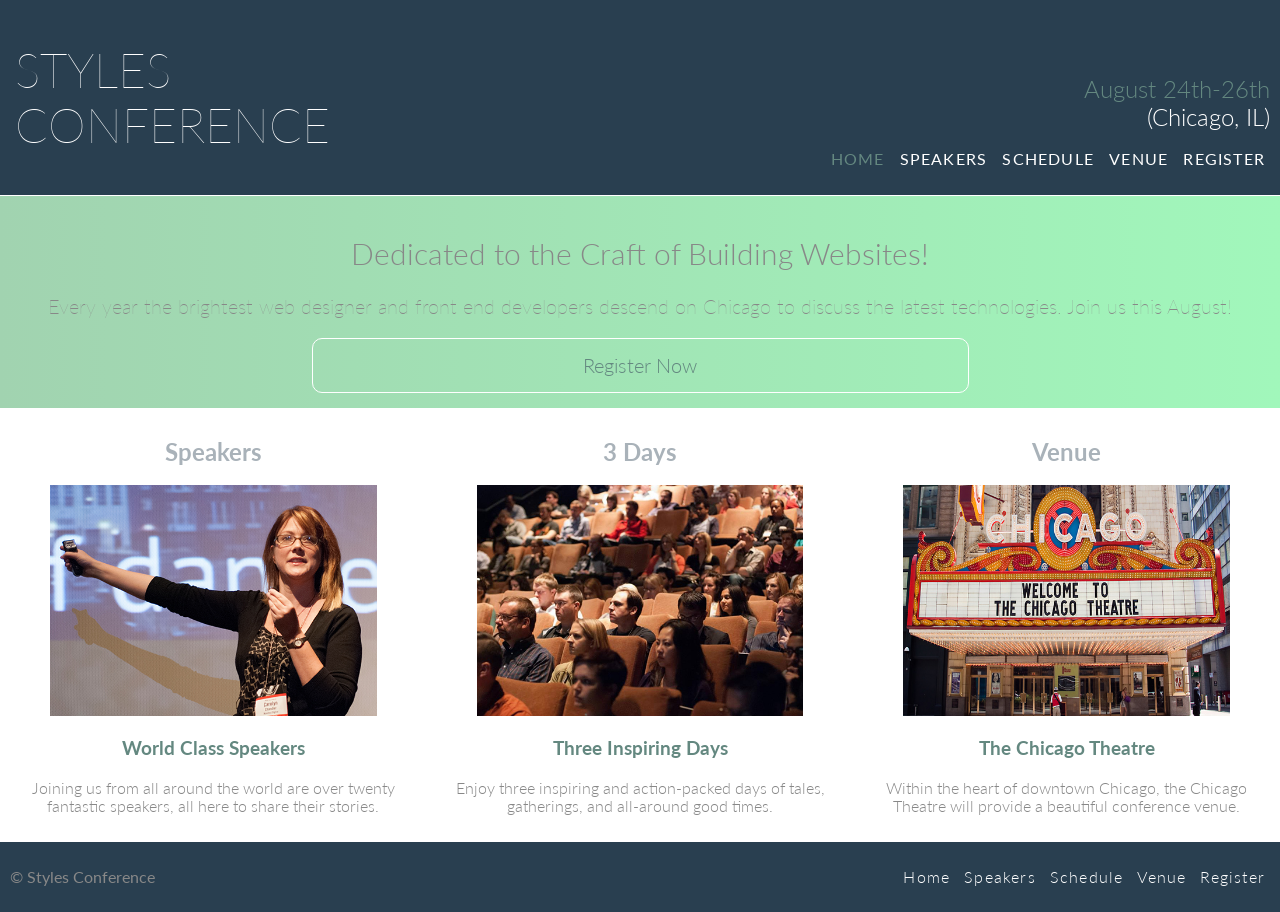
<file: index.html>
<!DOCTYPE html>
<html>

<head>
  <meta charset="utf-8">
  <title>Home - Styles Conference</title>
  <meta name="description" content="Homepage for the annual Styles conference held in Chicago">
  <meta name="viewport" content="width=device-width, initial-scale=1">
  <link rel="stylesheet" href="styles/normalize.css">
  <link rel="stylesheet" href="styles/global.css">
  <link rel="stylesheet" href="styles/main.css">
</head>

<body>
  <!--Header-->
  <header class="header flex-static">
    <div class="header-left">
      <h1 class="header-logo"><a href="index.html">Styles<br> Conference</a></h1>
    </div>
    <div class="header-right">
      <h2 class="header-dates">August 24th-26th <br><a href="venue.html">(Chicago, IL)</a></h2>
      <nav class="header-nav">
        <ul>
          <li><a href="/index.html" class="current-page">HOME</a></li>
          <li><a href="/speakers.html">SPEAKERS</a></li>
          <li><a href="/schedule.html">SCHEDULE</a></li>
          <li> <a href="/venue.html">VENUE</a></li>
          <li><a href="/register.html">REGISTER</a></li>
        </ul>
      </nav>
    </div>
  </header>

  <!--Summary-->
  <section id="hero-box">
    <div id="hero-content">
      <h2>Dedicated to the Craft of Building Websites!</h2>
      <p>Every year the brightest web designer and front end developers descend on Chicago to discuss the latest
        technologies. Join us this August!</p>
      <div class="btn"><a href="/register.html">Register Now</a></div>
    </div>
  </section>

  <!--Main-->
  <main class="main-flex">
    <section class="conf-card">
      <h2>Speakers</h2>
      <figure class="conf-card--img">
        <img src="images/speakers.jpg" alt="Carolyn R. speaking on stage">
      </figure>
      <h3>World Class Speakers</h3>
      <p>Joining us from all around the world are over twenty fantastic speakers, all here to share their stories.</p>
    </section>

    <section class="conf-card">
      <h2>3 Days</h2>
      <figure class="conf-card--img">
        <img src="images/schedule.jpg" alt="Audience at a lecture">
      </figure>
      <h3>Three Inspiring Days</h3>
      <p>Enjoy three inspiring and action-packed days of tales, gatherings, and all-around good times.</p>
    </section>

    <section class="conf-card">
      <h2>Venue</h2>
      <figure class="conf-card--img">
        <img src="images/venue.jpg" alt="Exterior shot of the Chicago Theatre">
      </figure>
      <h3>The Chicago Theatre</h3>
      <p>Within the heart of downtown Chicago, the Chicago Theatre will provide a beautiful conference venue.</p>
    </section>
  </main>

  <!--Footer-->
  <footer class="footer-box flex-static">
    <div class="footer-left">
      <p>&copy; Styles Conference</p>
    </div>
    <nav class="footer-nav footer-right">
      <ul>
        <li><a href="/index.html">Home</a></li>
        <li><a href="/speakers.html">Speakers</a></li>
        <li><a href="/schedule.html">Schedule</a></li>
        <li><a href="/venue.html">Venue</a></li>
        <li><a href="/register.html">Register</a></li>
      </ul>
    </nav>
  </footer>

</body>

</html>
</file>
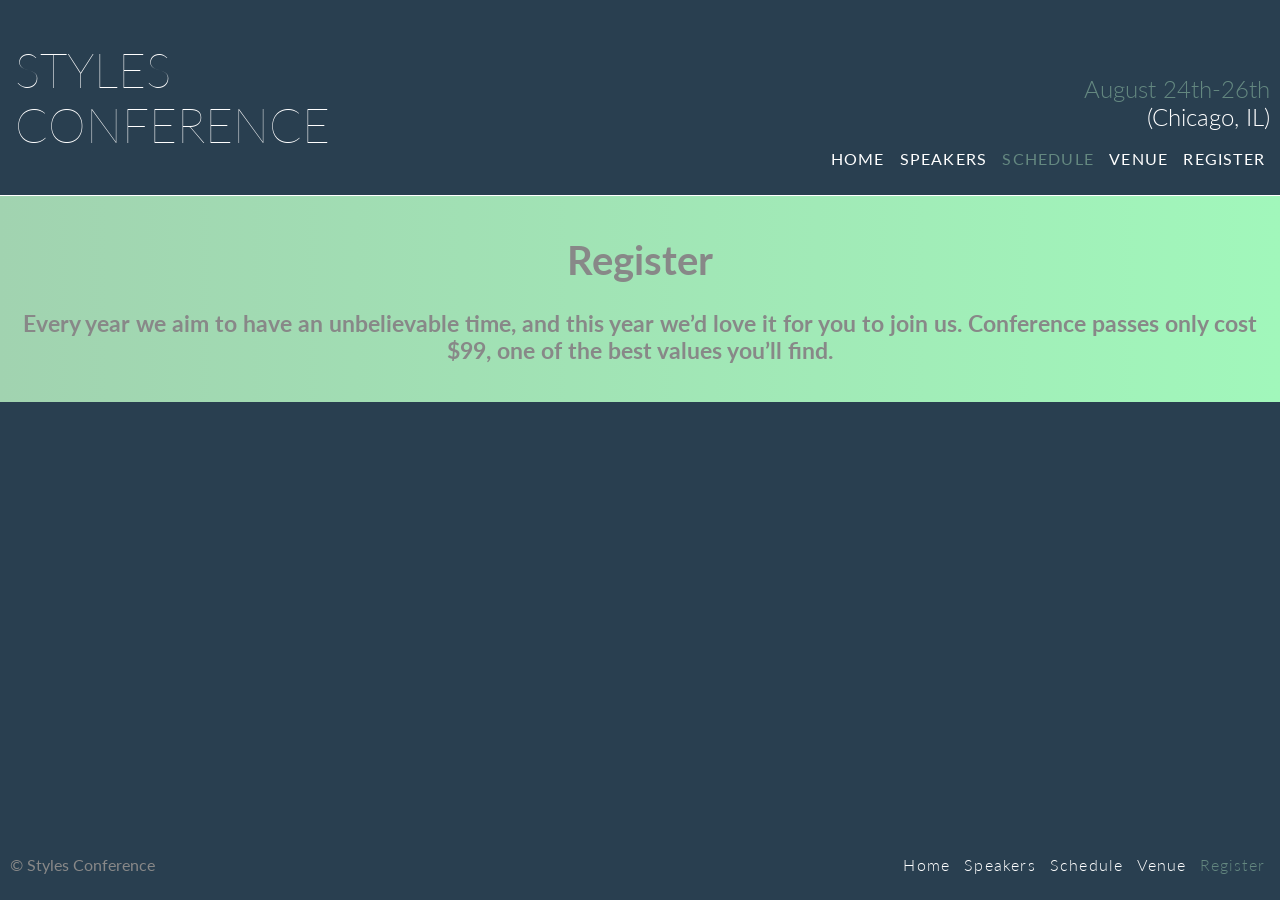
<file: register.html>
<!DOCTYPE html>
<html>

<head>
  <meta charset="utf-8">
  <title>Home - Styles Conference</title>
  <meta name="description" content="Homepage for the annual Styles conference held in Chicago">
  <meta name="viewport" content="width=device-width, initial-scale=1">
  <link rel="stylesheet" href="styles/normalize.css">
  <link rel="stylesheet" href="styles/global.css">
  <link rel="stylesheet" href="styles/main.css">
</head>

<body>
  <!--Header-->
  <header class="header flex-static">
    <div class="header-left">
      <h1 class="header-logo"><a href="index.html">Styles<br> Conference</a></h1>
    </div>
    <div class="header-right">
      <h2 class="header-dates">August 24th-26th <br><a href="venue.html">(Chicago, IL)</a></h2>
      <nav class="header-nav">
        <ul>
          <li><a href="/index.html">HOME</a></li>
          <li><a href="/speakers.html">SPEAKERS</a></li>
          <li><a href="/schedule.html" class="current-page">SCHEDULE</a></li>
          <li> <a href="/venue.html">VENUE</a></li>
          <li><a href="/register.html">REGISTER</a></li>
        </ul>
      </nav>
    </div>
  </header>

  <!--Summary-->
  <section id="hero-box">
    <div id="hero-content">
      <h1>Register</h1>
      <h3>
        Every year we aim to have an unbelievable time, and this year we’d love it for you to join us. Conference passes only cost $99, one of the best values you’ll find.</h3>
    </div>
  </section>

  <!--Main-->


  <!--Footer-->
  <footer class="footer-box flex-static">
    <div class="footer-left">
      <p>&copy; Styles Conference</p>
    </div>
    <nav class="footer-nav footer-right">
      <ul>
        <li><a href="/index.html">Home</a></li>
        <li><a href="/speakers.html">Speakers</a></li>
        <li><a href="/schedule.html">Schedule</a></li>
        <li><a href="/venue.html">Venue</a></li>
        <li><a href="/register.html" class="current-page">Register</a></li>
      </ul>
    </nav>
  </footer>

</body>

</html>
</file>
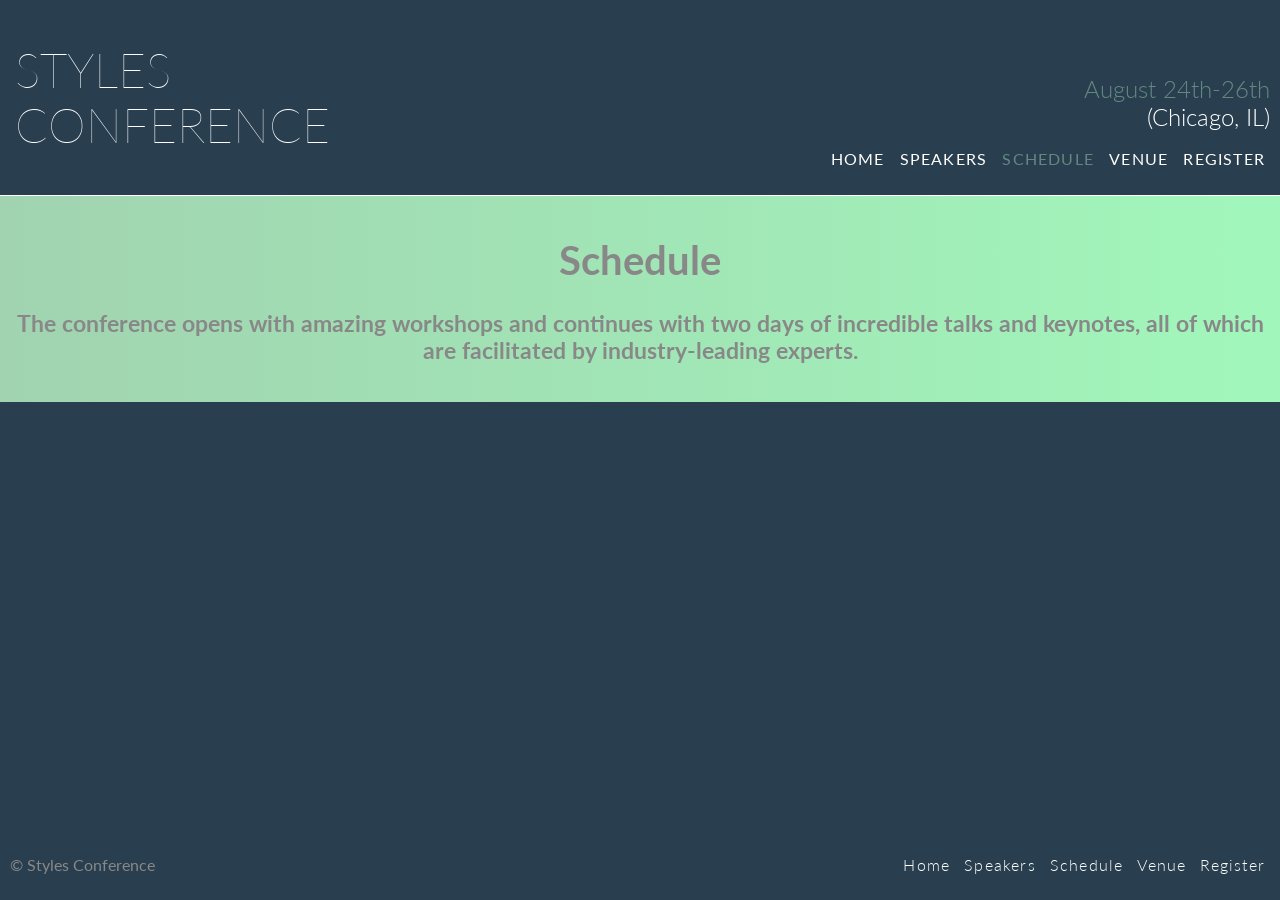
<file: schedule.html>
<!DOCTYPE html>
<html>

<head>
  <meta charset="utf-8">
  <title>Home - Styles Conference</title>
  <meta name="description" content="Homepage for the annual Styles conference held in Chicago">
  <meta name="viewport" content="width=device-width, initial-scale=1">
  <link rel="stylesheet" href="styles/normalize.css">
  <link rel="stylesheet" href="styles/global.css">
  <link rel="stylesheet" href="styles/main.css">
</head>

<body>
  <!--Header-->
  <header class="header flex-static">
    <div class="header-left">
      <h1 class="header-logo"><a href="index.html">Styles<br> Conference</a></h1>
    </div>
    <div class="header-right">
      <h2 class="header-dates">August 24th-26th <br><a href="venue.html">(Chicago, IL)</a></h2>
      <nav class="header-nav">
        <ul>
          <li><a href="/index.html">HOME</a></li>
          <li><a href="/speakers.html">SPEAKERS</a></li>
          <li><a href="/schedule.html" class="current-page">SCHEDULE</a></li>
          <li> <a href="/venue.html">VENUE</a></li>
          <li><a href="/register.html">REGISTER</a></li>
        </ul>
      </nav>
    </div>
  </header>

  <!--Summary-->
  <section id="hero-box">
    <div id="hero-content">
      <h1>Schedule</h1>
      <h3>The conference opens with amazing workshops and continues with two days of incredible talks and keynotes, all of which are facilitated by industry-leading experts.</h3>
      </div>
    </section>

  <!--Main-->


  <!--Footer-->
  <footer class="footer-box flex-static">
    <div class="footer-left">
      <p>&copy; Styles Conference</p>
    </div>
    <nav class="footer-nav footer-right">
      <ul>
        <li><a href="/index.html">Home</a></li>
        <li><a href="/speakers.html">Speakers</a></li>
        <li><a href="/schedule.html">Schedule</a></li>
        <li><a href="/venue.html">Venue</a></li>
        <li><a href="/register.html">Register</a></li>
      </ul>
    </nav>
  </footer>

</body>

</html>
</file>
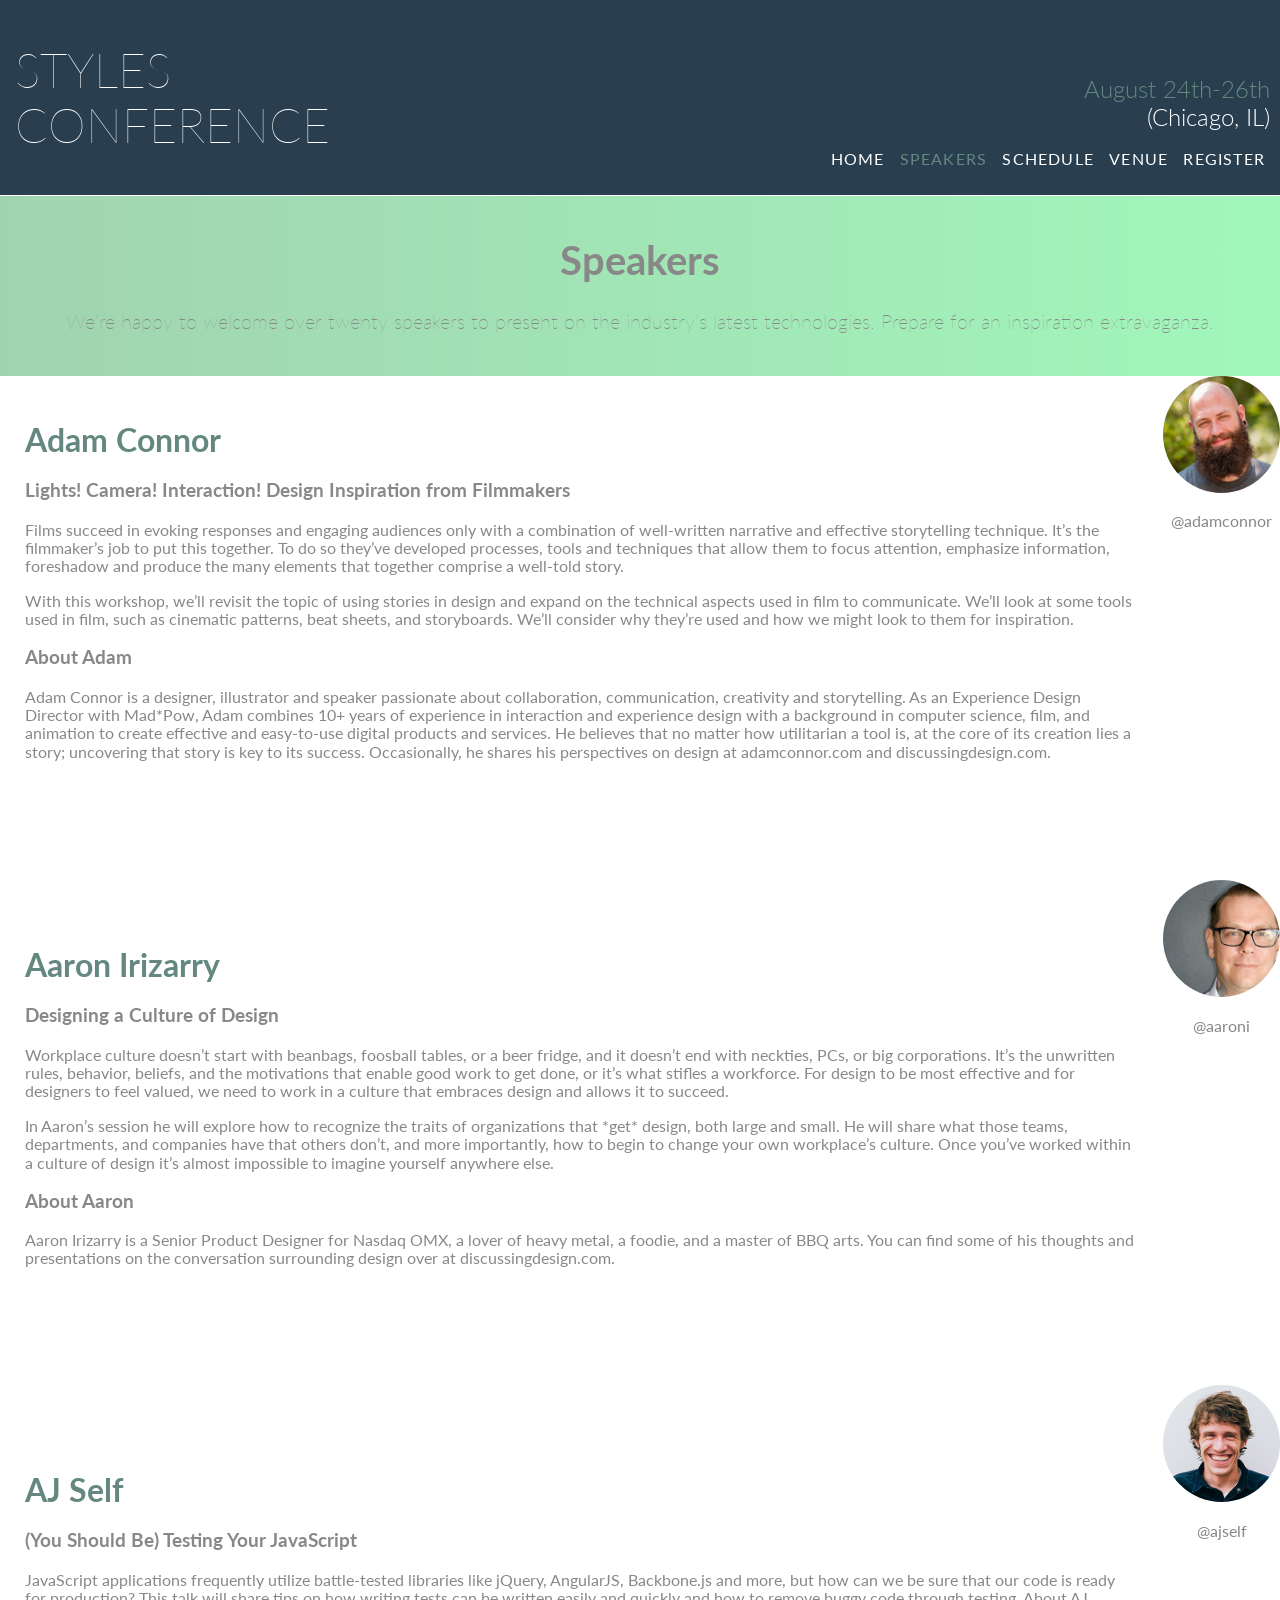
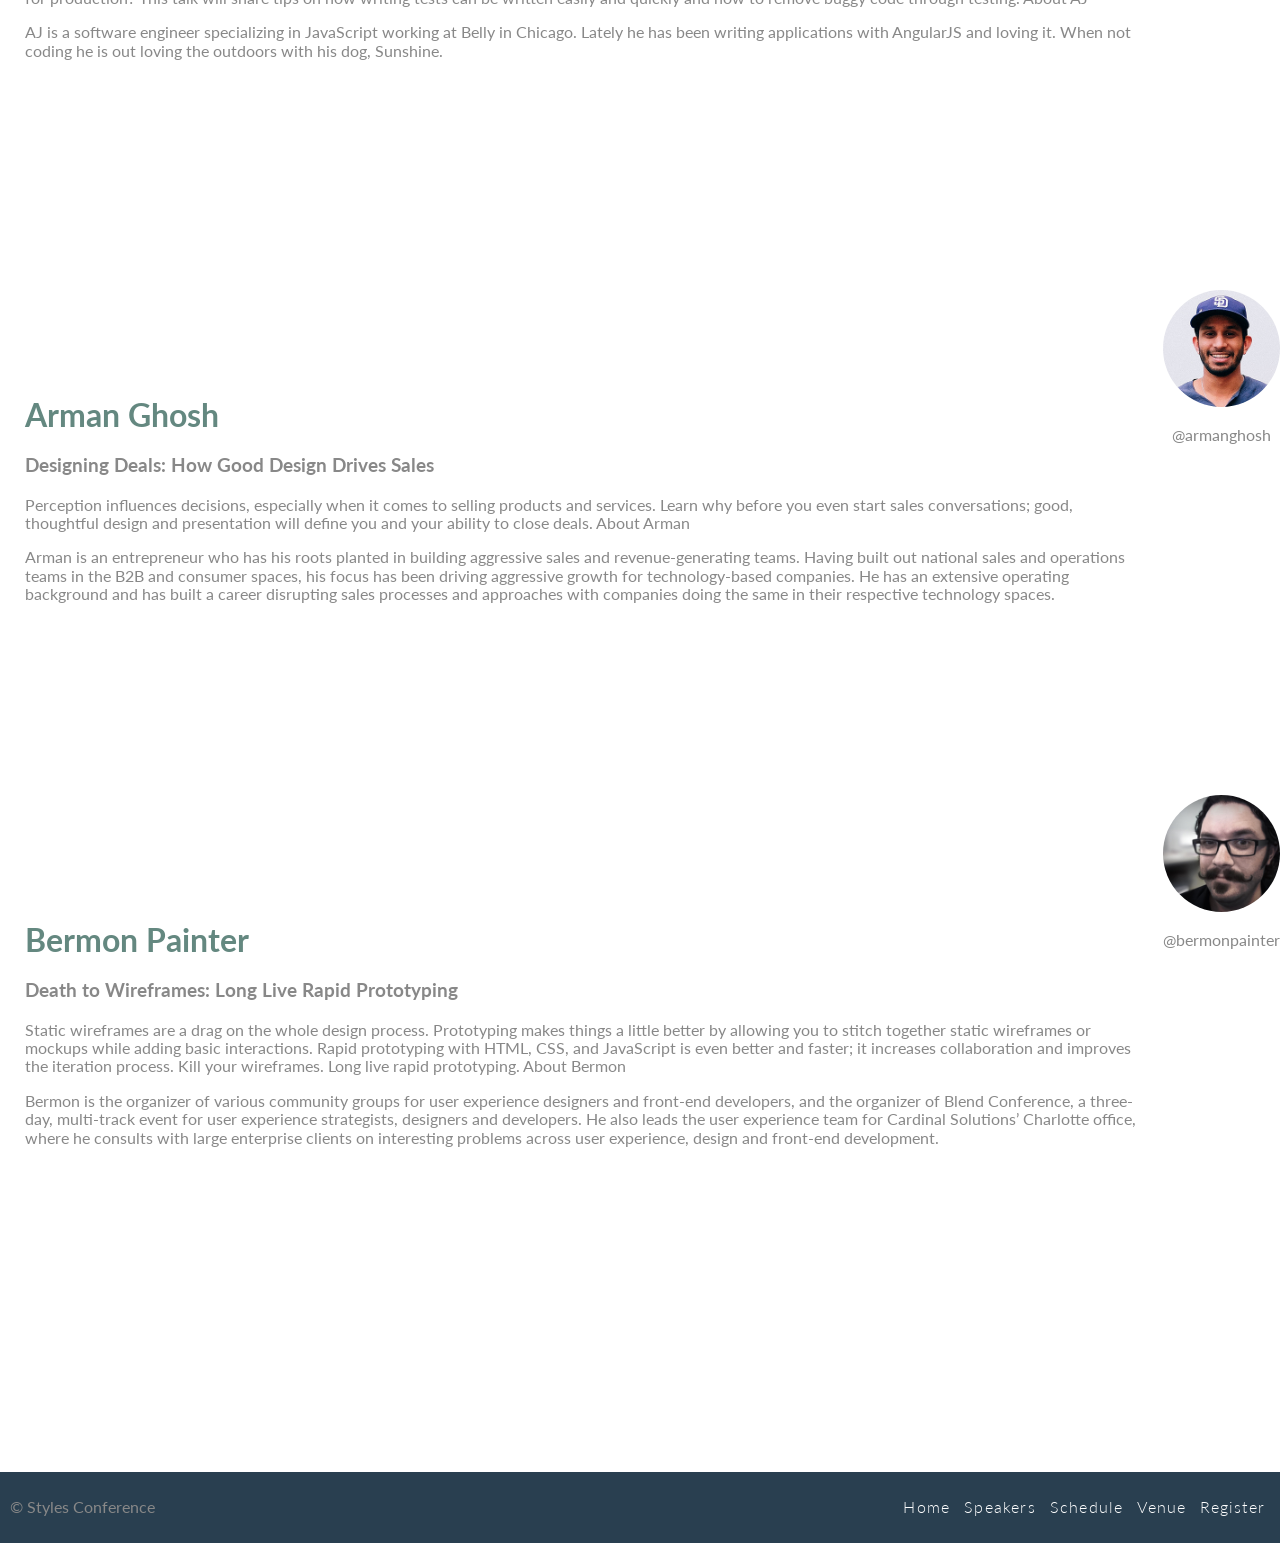
<file: speakers.html>
<!DOCTYPE html>
<html>

<head>
  <meta charset="utf-8">
  <meta name="viewport" content="width=device-width, initial-scale=1">
  <title>Speakers</title>
  <link rel="stylesheet" href="styles/normalize.css">
  <link rel="stylesheet" href="styles/global.css">
  <link rel="stylesheet" href="styles/main.css">
</head>

<body>
  <!--Header-->
  <header class="header flex-static">
    <div class="header-left">
      <h1 class="header-logo"><a href="index.html">Styles<br> Conference</a></h1>
    </div>
    <div class="header-right">
      <h2 class="header-dates">August 24th-26th <br><a href="venue.html">(Chicago, IL)</a></h2>
      <nav class="header-nav">
        <ul>
          <li><a href="/index.html">HOME</a></li>
          <li><a href="/speakers.html" class="current-page">SPEAKERS</a></li>
          <li><a href="/schedule.html">SCHEDULE</a></li>
          <li> <a href="/venue.html">VENUE</a></li>
          <li><a href="/register.html">REGISTER</a></li>
        </ul>
      </nav>
    </div>
  </header>
  <!--HERO SECTION-->
  <section id="hero-box">
    <h1>Speakers</h1>
    <p>We’re happy to welcome over twenty speakers to present on the industry’s latest technologies. Prepare for an inspiration extravaganza.</p>
  </section>

  <!--MAIN CONTENT-->
  <main class="content-row">
    <article class="content-col">
      <section class="speaker-text">
        <h1>Adam Connor</h1>
        <h3>Lights! Camera! Interaction! Design Inspiration from Filmmakers</h3>

        <p>Films succeed in evoking responses and engaging audiences only with a combination of well-written narrative and effective storytelling technique. It’s the filmmaker’s job to put this together. To do so they’ve developed processes, tools
          and techniques that allow them to focus attention, emphasize information, foreshadow and produce the many elements that together comprise a well-told story.</p>
        <p> With this workshop, we’ll revisit the topic of using stories in design and expand on the technical aspects used in film to communicate. We’ll look at some tools used in film, such as cinematic patterns, beat sheets, and storyboards.
          We’ll consider why they’re used and how we might look to them for inspiration.</p>
        <h3>About Adam</h3>
        <p> Adam Connor is a designer, illustrator and speaker passionate about collaboration, communication, creativity and storytelling. As an Experience Design Director with Mad*Pow, Adam combines 10+ years of experience in interaction and
          experience design with a background in computer science, film, and animation to create effective and easy-to-use digital products and services. He believes that no matter how utilitarian a tool is, at the core of its creation lies a
          story; uncovering that story is key to its success. Occasionally, he shares his perspectives on design at adamconnor.com and discussingdesign.com. </p>
      </section>

      <section class="speaker-text">
        <h1>Aaron Irizarry</h1>
        <h3>Designing a Culture of Design</h3>

        <p>Workplace culture doesn’t start with beanbags, foosball tables, or a beer fridge, and it doesn’t end with neckties, PCs, or big corporations. It’s the unwritten rules, behavior, beliefs, and the motivations that enable good work to get
          done, or it’s what stifles a workforce. For design to be most effective and for designers to feel valued, we need to work in a culture that embraces design and allows it to succeed.</p>
        <p>In Aaron’s session he will explore how to recognize the traits of organizations that *get* design, both large and small. He will share what those teams, departments, and companies have that others don’t, and more importantly, how to
          begin
          to change your own workplace’s culture. Once you’ve worked within a culture of design it’s almost impossible to imagine yourself anywhere else.</p>

        <h3>About Aaron</h3>
        <p>Aaron Irizarry is a Senior Product Designer for Nasdaq OMX, a lover of heavy metal, a foodie, and a master of BBQ arts. You can find some of his thoughts and presentations on the conversation surrounding design over at
          discussingdesign.com.</p>
      </section>

      <section class="speaker-text">
        <h1>AJ Self</h1>
        <h3>(You Should Be) Testing Your JavaScript</h3>

        <p>JavaScript applications frequently utilize battle-tested libraries like jQuery, AngularJS, Backbone.js and more, but how can we be sure that our code is ready for production? This talk will share tips on how writing tests can be written
          easily and quickly and how to remove buggy code through testing.
          About AJ</p>
        <p>AJ is a software engineer specializing in JavaScript working at Belly in Chicago. Lately he has been writing applications with AngularJS and loving it. When not coding he is out loving the outdoors with his dog, Sunshine.</p>
      </section>

      <section class="speaker-text">
        <h1>Arman Ghosh</h1>
        <h3>Designing Deals: How Good Design Drives Sales</h3>

        <p>Perception influences decisions, especially when it comes to selling products and services. Learn why before you even start sales conversations; good, thoughtful design and presentation will define you and your ability to close deals.
          About Arman</p>

        <p>Arman is an entrepreneur who has his roots planted in building aggressive sales and revenue-generating teams. Having built out national sales and operations teams in the B2B and consumer spaces, his focus has been driving aggressive growth
          for technology-based companies. He has an extensive operating background and has built a career disrupting sales processes and approaches with companies doing the same in their respective technology spaces.</p>
      </section>

      <section class="speaker-text">
        <h1>Bermon Painter</h1>
        <h3>Death to Wireframes: Long Live Rapid Prototyping</h3>

        <p>Static wireframes are a drag on the whole design process. Prototyping makes things a little better by allowing you to stitch together static wireframes or mockups while adding basic interactions. Rapid prototyping with HTML, CSS, and
          JavaScript is even better and faster; it increases collaboration and improves the iteration process. Kill your wireframes. Long live rapid prototyping.
          About Bermon</p>

        <p>Bermon is the organizer of various community groups for user experience designers and front-end developers, and the organizer of Blend Conference, a three-day, multi-track event for user experience strategists, designers and developers. He
          also leads the user experience team for Cardinal Solutions’ Charlotte office, where he consults with large enterprise clients on interesting problems across user experience, design and front-end development.</p>
      </section>

    </article>

    <aside class="speaker-col">
      <div class="speaker-right">
        <img src="images/adam-connor.jpg" class="speaker-img" alt="Speaker">
        <p>@adamconnor</p>
      </div>

      <div class="speaker-right">
        <img src="images/aaron-irizarry.jpg" class="speaker-img" alt="Speaker">
        <p>@aaroni</p>
      </div>

      <div class="speaker-right">
        <img src="images/aj-self.jpg" class="speaker-img" alt="Speaker">
        <p>@ajself</p>
      </div>

      <div class="speaker-right">
        <img src="images/arman-ghosh.jpg" class="speaker-img" alt="Speaker">
        <p>@armanghosh</p>
      </div>

      <div class="speaker-right">
        <img src="images/bermon-painter.jpg" class="speaker-img" alt="Speaker">
        <p>@bermonpainter</p>
      </div>
    </aside>

  </main>

  <!--Footer-->
  <footer class="footer-box flex-static">
    <div class="footer-left">
      <p>&copy; Styles Conference</p>
    </div>
    <nav class="footer-nav footer-right">
      <ul>
        <li><a href="/index.html">Home</a></li>
        <li><a href="/speakers.html">Speakers</a></li>
        <li><a href="/schedule.html">Schedule</a></li>
        <li><a href="/venue.html">Venue</a></li>
        <li><a href="/register.html">Register</a></li>
      </ul>
    </nav>
  </footer>

</body>

</html>
</file>
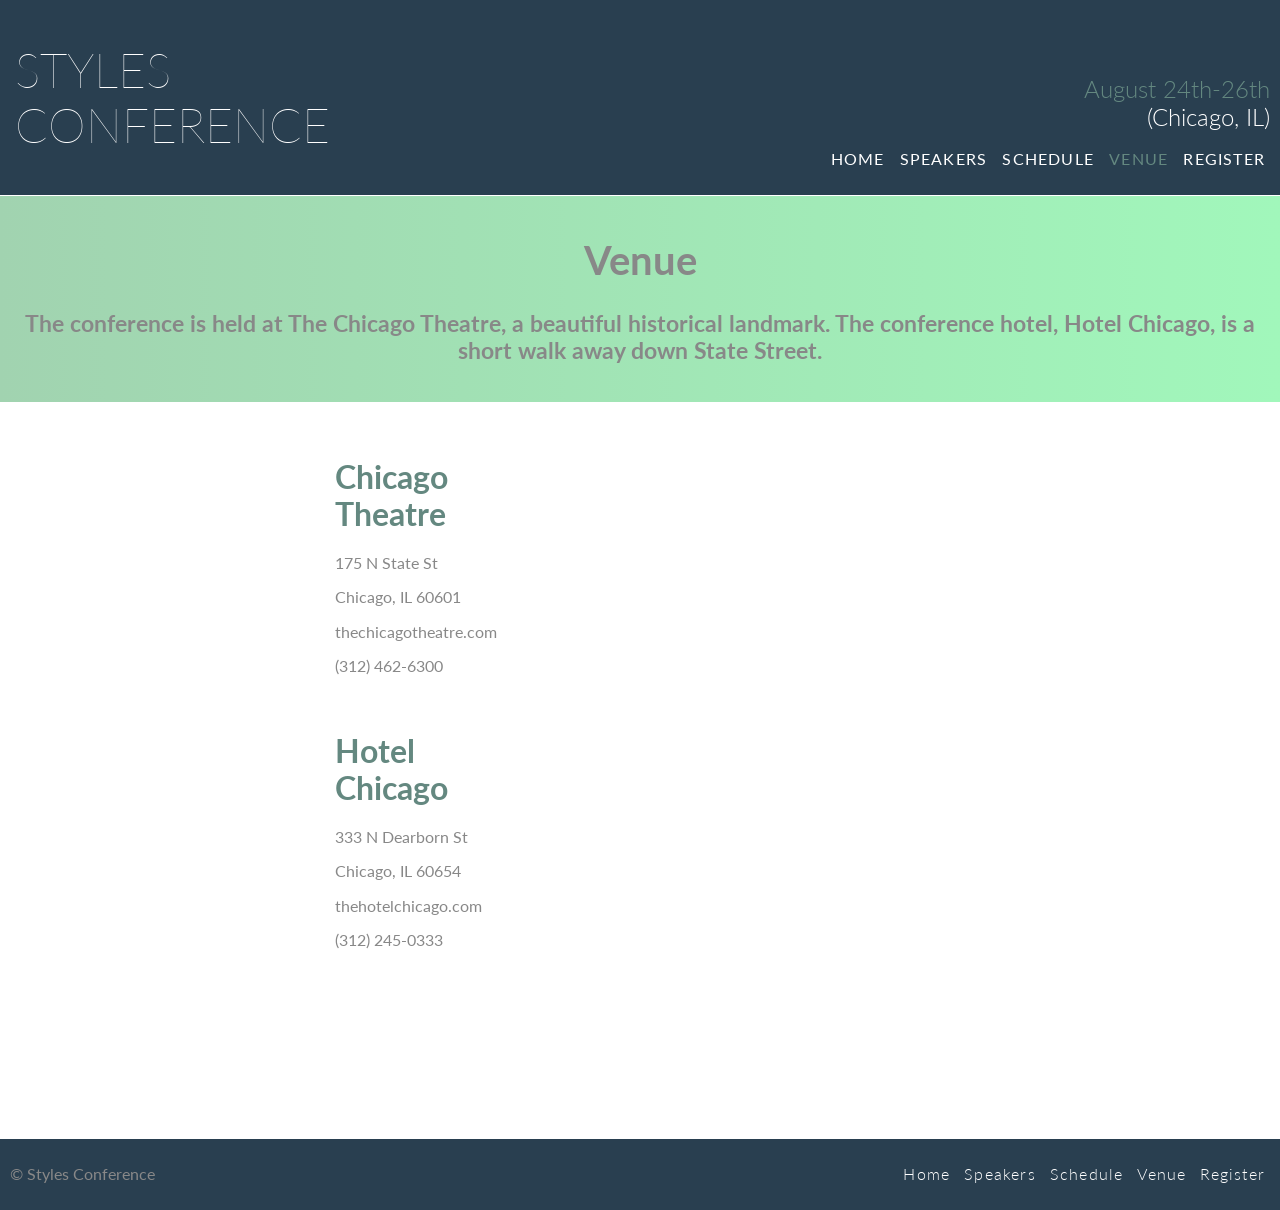
<file: venue.html>
<!DOCTYPE html>
<html>

<head>
  <meta charset="utf-8">
  <title>Home - Styles Conference</title>
  <meta name="description" content="Homepage for the annual Styles conference held in Chicago">
  <meta name="viewport" content="width=device-width, initial-scale=1">
  <link rel="stylesheet" href="styles/normalize.css">
  <link rel="stylesheet" href="styles/global.css">
  <link rel="stylesheet" href="styles/main.css">
</head>

<body>
  <!--Header-->
  <header class="header flex-static">
    <div class="header-left">
      <h1 class="header-logo"><a href="index.html">Styles<br> Conference</a></h1>
    </div>
    <div class="header-right">
      <h2 class="header-dates">August 24th-26th <br><a href="venue.html">(Chicago, IL)</a></h2>
      <nav class="header-nav">
        <ul>
          <li><a href="/index.html">HOME</a></li>
          <li><a href="/speakers.html">SPEAKERS</a></li>
          <li><a href="/schedule.html">SCHEDULE</a></li>
          <li> <a href="/venue.html" class="current-page">VENUE</a></li>
          <li><a href="/register.html">REGISTER</a></li>
        </ul>
      </nav>
    </div>
  </header>

  <!--Summary-->
  <section id="hero-box">
    <div id="hero-content">
      <h1>Venue</h1>
      <h3>The conference is held at The Chicago Theatre, a beautiful historical landmark. The conference hotel, Hotel Chicago, is a short walk away down State Street.</h3>
    </div>
  </section>

  <!--Main-->
  <main class="content-row">
    <article class="content-col">
      <section class="venue-left">
        <h1>Chicago Theatre</h1>
        <p>175 N State St</p>
        <p>Chicago, IL 60601</p>
        <p>thechicagotheatre.com</p>
        <p>(312) 462-6300</p>
      </section>

      <section class="venue-left">
        <h1>Hotel Chicago</h1>
        <p>333 N Dearborn St</p>
        <p>Chicago, IL 60654</p>
        <p>thehotelchicago.com</p>
        <p>(312) 245-0333</p>
      </section>
    </article>

    <article class="content-col">
      <iframe class="venue-right"
        src="https://www.google.com/maps/embed?pb=!1m18!1m12!1m3!1d4783.7909698538515!2d-87.63082310273003!3d41.884375681612724!2m3!1f0!2f0!3f0!3m2!1i1024!2i768!4f13.1!3m3!1m2!1s0x880e2ca55810a493%3A0x4700ddf60fcbfad6!2sThe%20Chicago%20Theatre!5e0!3m2!1sen!2sus!4v1624400611622!5m2!1sen!2sus"
        width="400" height="300" style="border:0;" allowfullscreen="" loading="lazy" overflow="hidden"></iframe>

      <iframe class="venue-right"
        src="https://www.google.com/maps/embed?pb=!1m18!1m12!1m3!1d1485.0998164295606!2d-87.62975810735021!3d41.88856357911958!2m3!1f0!2f0!3f0!3m2!1i1024!2i768!4f13.1!3m3!1m2!1s0x880e2cb1d74f7dff%3A0x5394a66b779f0b10!2s333%20N%20Dearborn%20St%2C%20Chicago%2C%20IL%2060654!5e0!3m2!1sen!2sus!4v1624400740306!5m2!1sen!2sus"
        width="400" height="300" style="border:0;" allowfullscreen="" loading="lazy" overflow="hidden"></iframe>

    </article>
  </main>

  <!--Footer-->
  <footer class="footer-box flex-static">
    <div class="footer-left">
      <p>&copy; Styles Conference</p>
    </div>
    <nav class="footer-nav footer-right">
      <ul>
        <li><a href="/index.html">Home</a></li>
        <li><a href="/speakers.html">Speakers</a></li>
        <li><a href="/schedule.html">Schedule</a></li>
        <li><a href="/venue.html">Venue</a></li>
        <li><a href="/register.html">Register</a></li>
      </ul>
    </nav>
  </footer>

</body>

</html>
</file>
<file: styles/global.css>
@import url('https://fonts.googleapis.com/css2?family=Lato:wght@100;300&display=swap');

:root {
  --sea-green: #648880;
  --bg-blue: #293f50;
  --gray: #888;
  --cool-gray: #a9b2b9;
}

main {
  background-color: white;
}

/*GLOBAL SETS*/
body {
  width: 100%;
  font-family: 'Lato', sans-serif;
  background-color: var(--bg-blue);
  color: white;
  box-sizing: content-box;
  min-height: 100vh;
  display: flex;
  flex-direction: column;
}

a {
  color: white;
}

a:hover {
  color: #648880;
}

img {
  width: 100%;
}

nav ul li {
  margin: 5px;
  letter-spacing: 1.2px;
}

.current-page {
  color: var(--sea-green);
}

.flex-static {
  display: flex;
  justify-content: space-between;
  align-items: flex-end;
}

/*HEADER SETS*/
.header {
  min-height: 100px;
  border-bottom: 1px solid white;
  padding: 10px;
}

.header-left {}

.header-right {
  text-align: right;
}

.header-logo {
  font-size: 48px;
  font-weight: 100;
  text-transform: uppercase;
  margin-left: 5px;
}

.header-dates {
  font-weight: 300;
  color: #648880;
}

.header-nav {
  letter-spacing: 1.2px;
  min-width: 50%;
}

/*FOOTER SETS*/
.footer-box {
  font-size: 16px;
  padding: 10px;
  margin-top: auto;
}



.footer-nav {
  font-weight: 300;
}

/*MEDIA QUERIES*/
@media only screen and (min-width: 300px) and (max-width: 800px) {
  body {
    font-size: 14px;
  }
  .header-logo {
    font-size: 24px;
    position: absolute;
    top: 0px;
    left: 0px;
  }
  .header-nav {
    width: 100%;
    font-size: 12px;
  }

  .footer-left {
    visibility: hidden;
  }

  .footer-nav {
   width: 600px;

  }

  iframe {
visibility: hidden;}
}

.venue-left {
 margin-left: 300px;
}
</file>
<file: styles/main.css>
@import url('https://fonts.googleapis.com/css2?family=Lato:wght@100;300&display=swap');

:root {
  --sea-green: #648880;
  --bg-blue: #293f50;
  --gray: #888;
  --cool-gray: #a9b2b9;
}

/*LAYOUT SETS*/
#hero-box {
  background: linear-gradient(to right, #a1d3b0, #a1f7bb);
  font-weight: 100;
  text-align: center;
  font-size: 20px;
  color: var(--gray);
  min-height: 150px;
  padding: 15px;
}

#hero-content h2 {
  font-weight: 300;
}

.content-row {
  display: flex;
}

.content-col {
  padding: 25px;
}

/*INDEX SETS*/
.btn {
  border: 1px solid white;
  padding: 15px;
  border-radius: 10px;
  margin: 0 auto;
  width: 50%;
}

.btn a {
  color: var(--sea-green);
  font-weight: 300;
}

.btn:hover {
  background-color: var(--cool-gray);
}

.main-flex {
  display: flex;
  background-color: white;
  text-align: center;
  color: var(--cool-gray);
  justify-content: space-around;
  align-items: center;
  font-weight: 300;
  min-height: 400px;
}

.main-flex h3 {
  color: var(--sea-green);
}

.conf-card {
  width: 40%;
  padding: 10px;
}

/*SPEAKERS SETS*/
.speaker-text {
  margin-bottom: 25px;
  min-height: 500px;
}

.speaker-text h1 {
  color: var(--sea-green);
}

.speaker-text h3, p {
  color: var(--gray);
}

.speaker-right {
  text-align: center;
  margin-bottom: 350px;
}

.speaker-img {
  border-radius: 50%;
  width: 100%;
}

/*VENUE SETS*/
.content-col h1 {
  color: var(--sea-green);
}

.content-col h3, p {
  color: var(--gray);
}

.venue-left {
  width: 150px;
  padding: 10px;
}

.venue-right {
  margin: 20px;
}

/*MEDIA QUERIES*/
@media only screen and (min-width: 300px) and (max-width: 800px) {
  .conf-card {
    padding: 0px;
    width: 150px;
  }

  .speaker-right {
    margin-top: 100px;
    margin-bottom: 400px;
  }


  .conf-card {
    padding: 0px;
    width: 150px;
  }

  .speaker-right {
    margin-top: 100px;
    margin-bottom: 400px;
  }

iframe {
  visibility: hidden;
}

.venue-left {
  margin-left: 50px;
}

}
</file>
